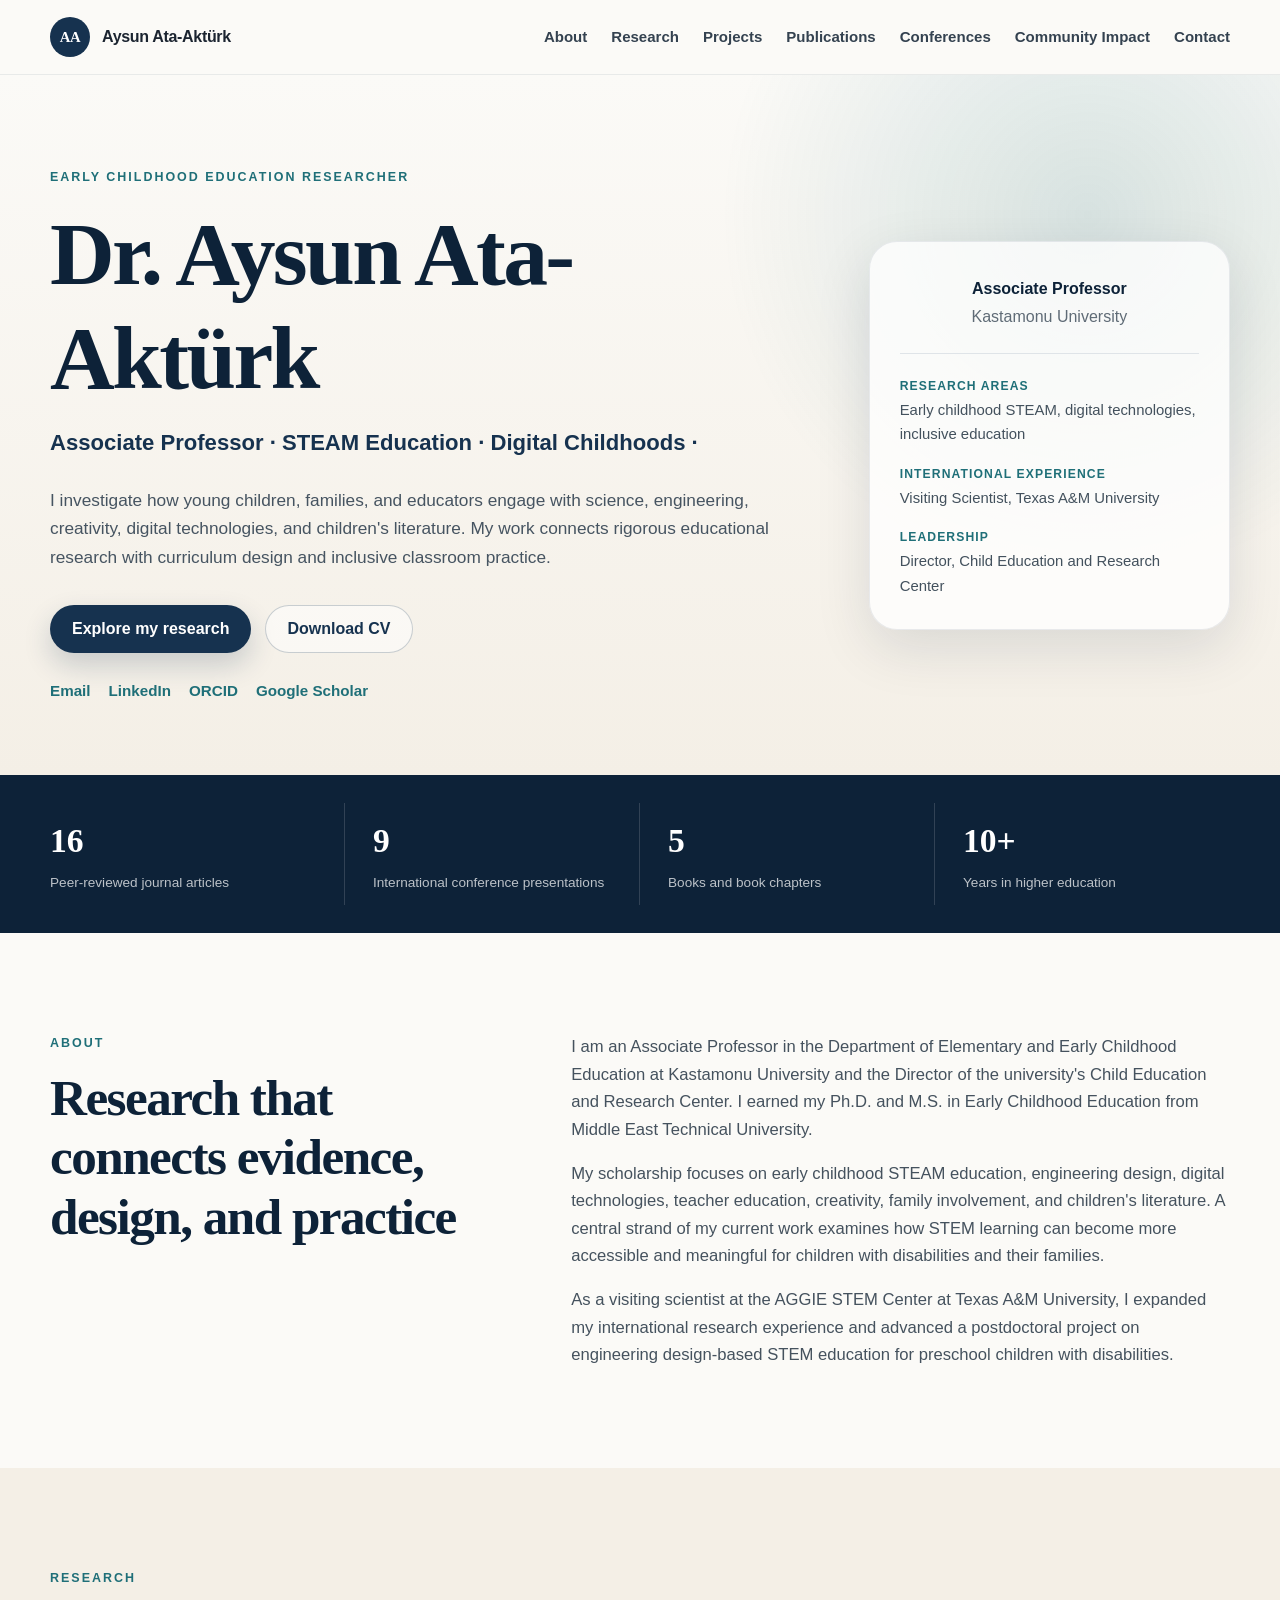
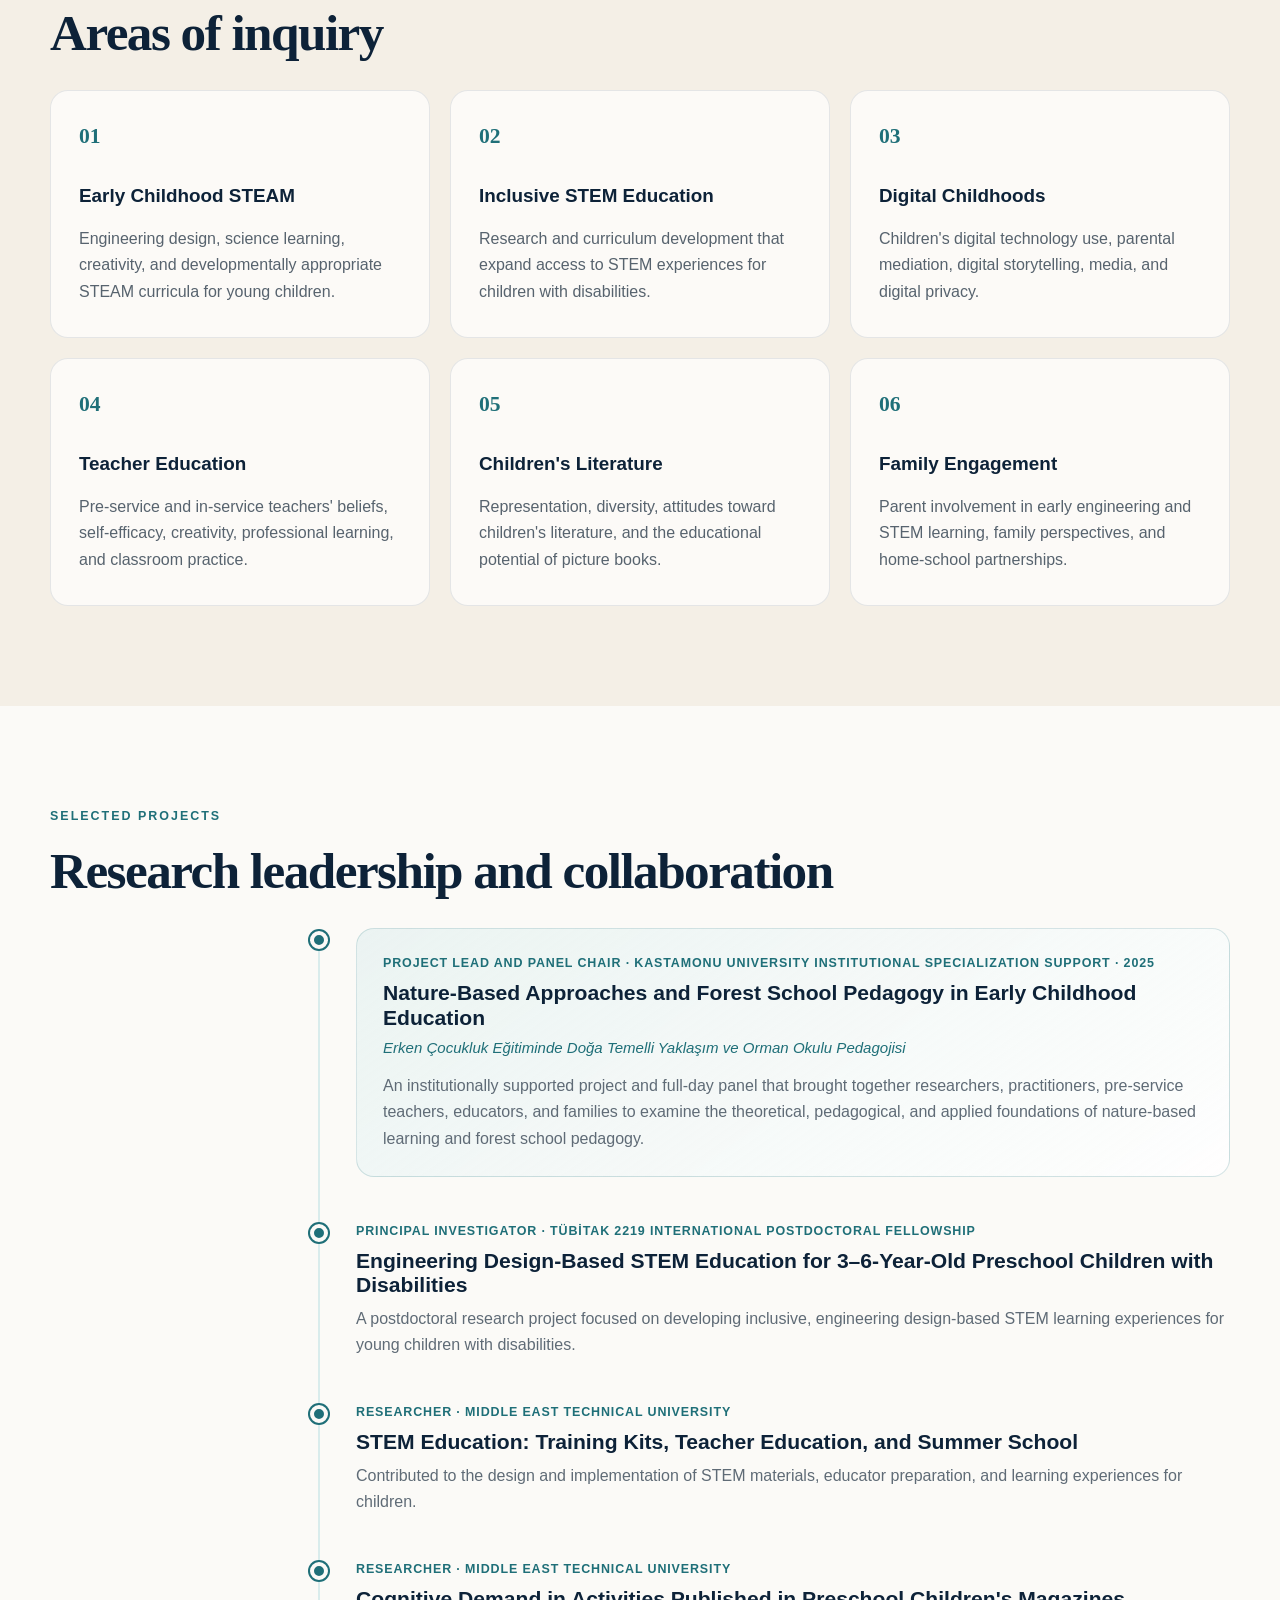
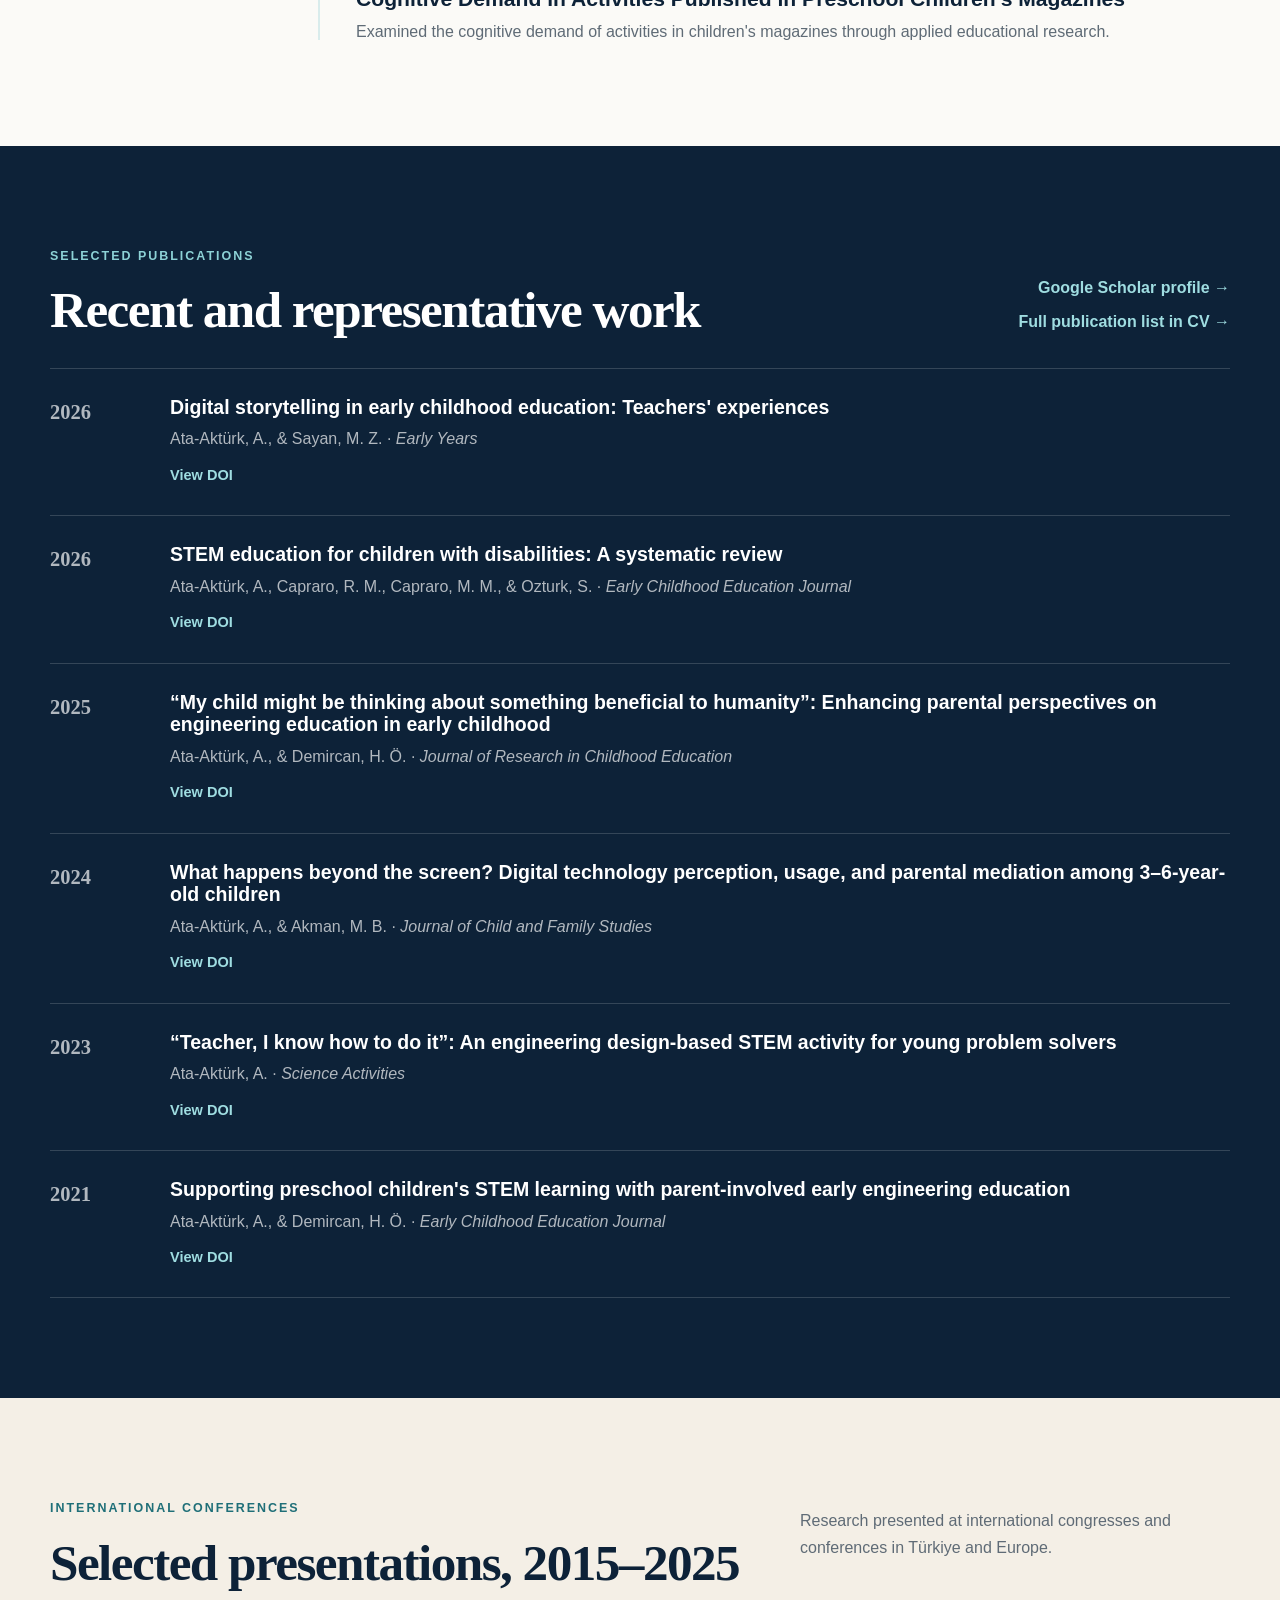
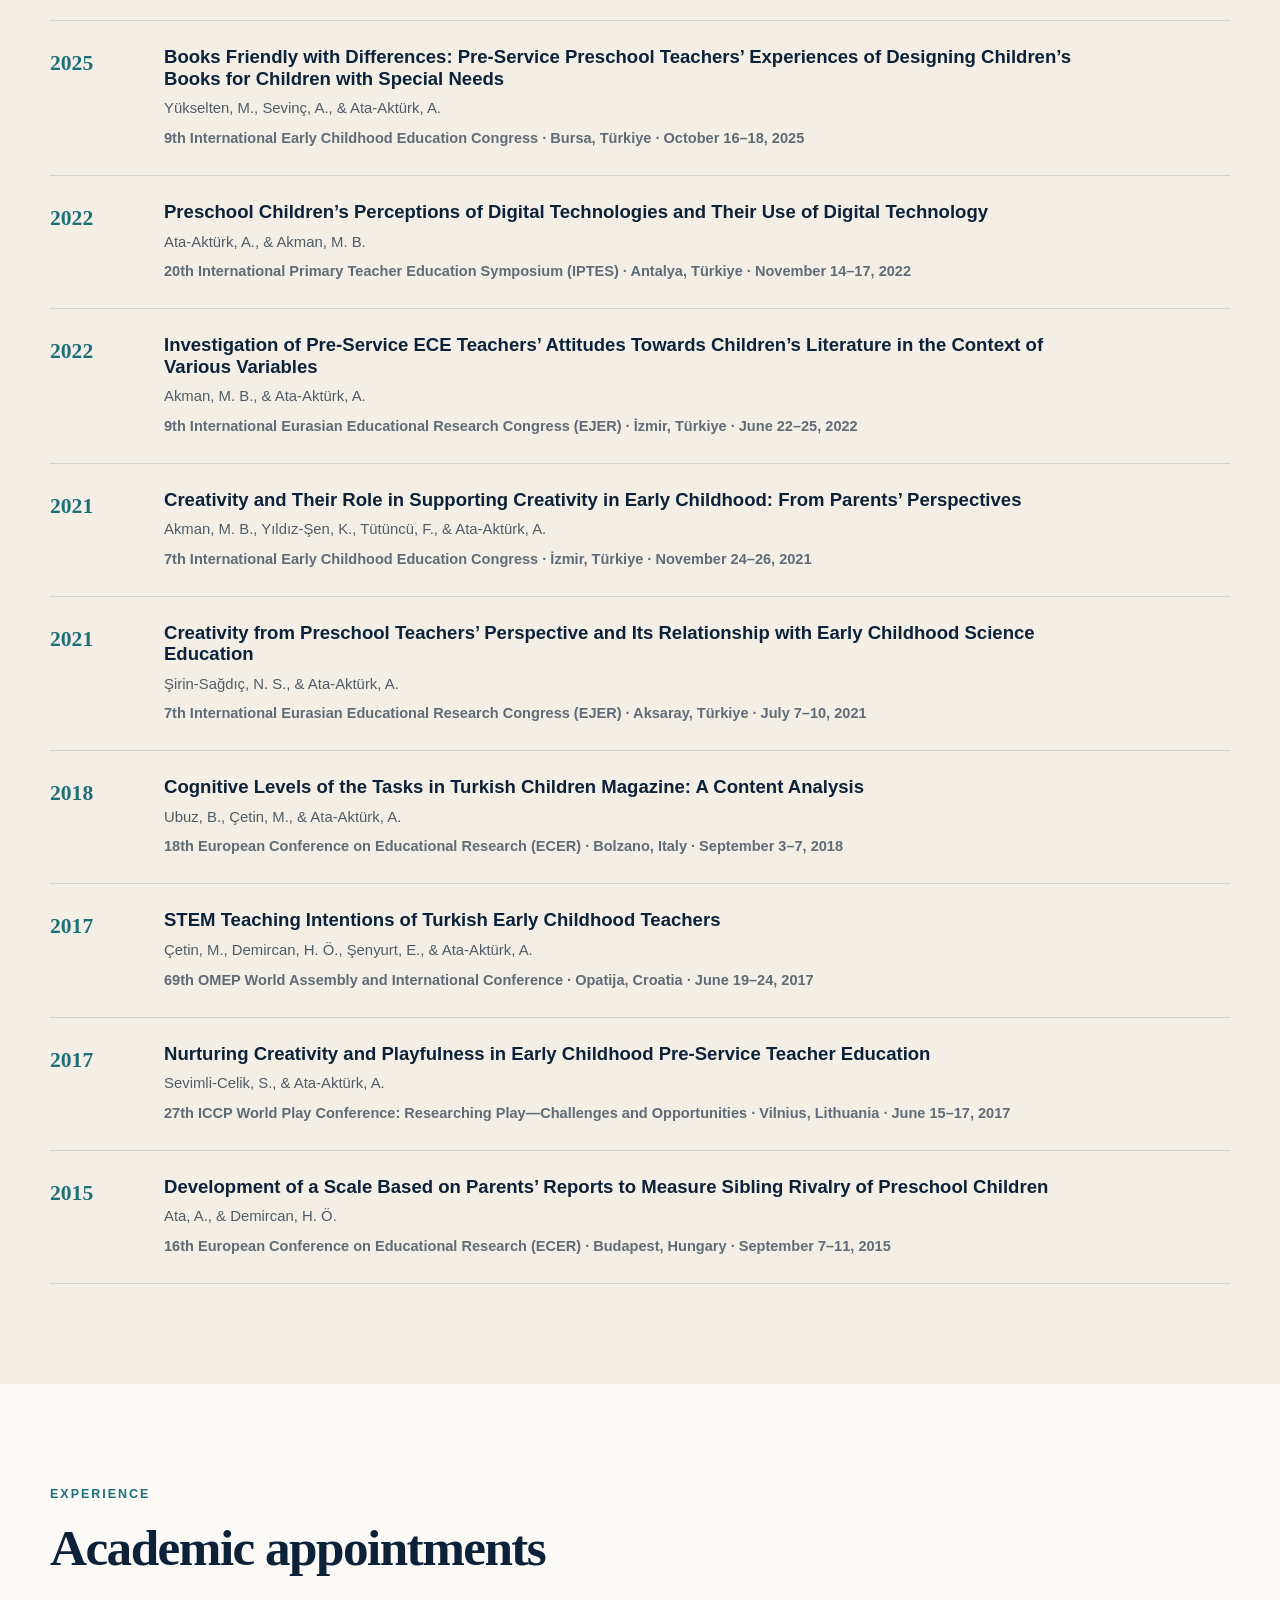
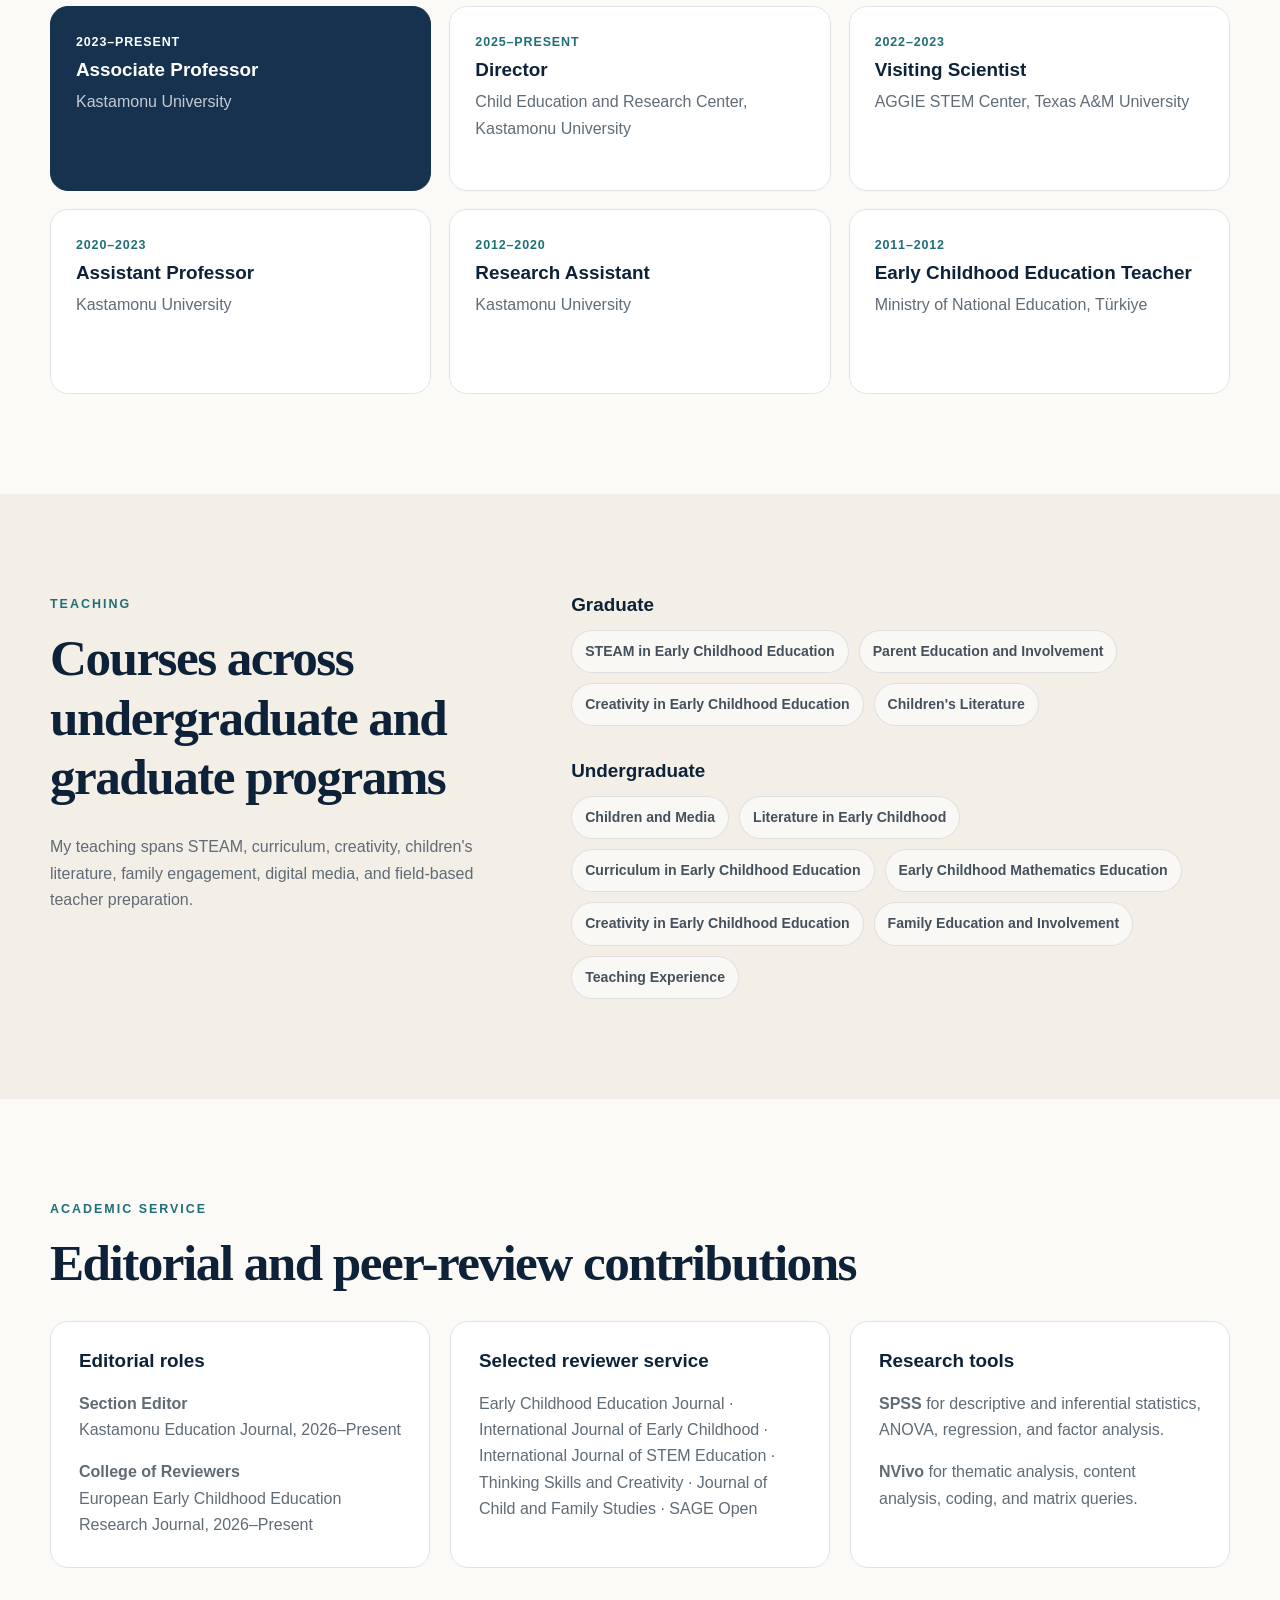
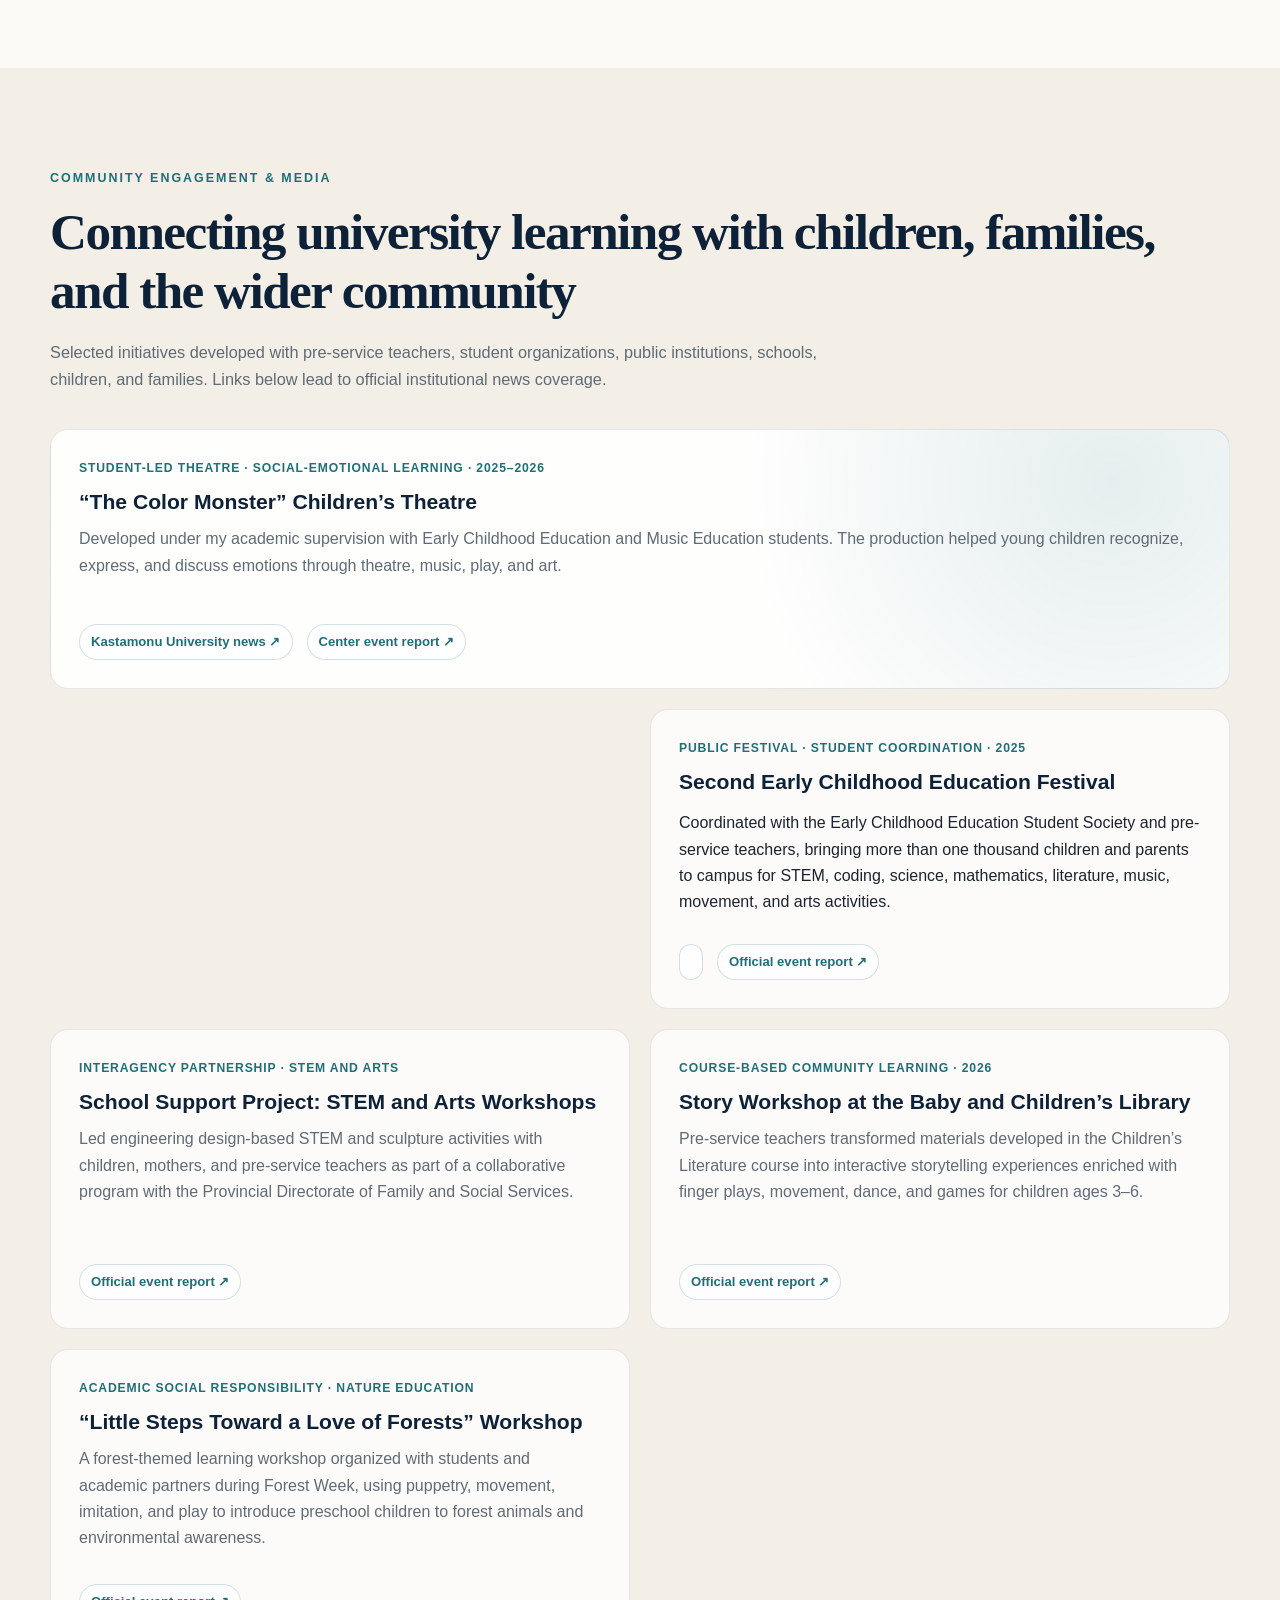
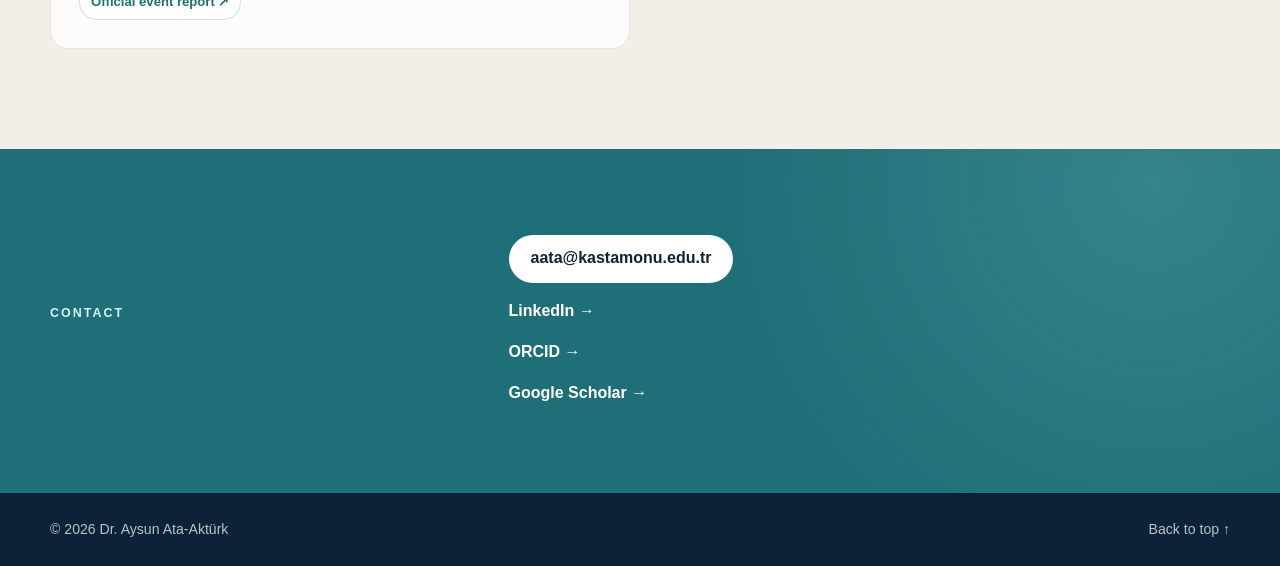
<file: index.html>
<!DOCTYPE html>
<html lang="en">
<head>
  <meta charset="utf-8">
  <meta name="viewport" content="width=device-width, initial-scale=1">
  <meta name="description" content="Academic website of Dr. Aysun Ata-Aktürk, Associate Professor of Early Childhood Education. Research on early childhood STEAM, inclusive STEM education, digital technologies, teacher education, and children's literature.">
  <meta name="keywords" content="Aysun Ata-Aktürk, early childhood education, STEAM education, STEM education, inclusive education, children with disabilities, digital technologies, teacher education, children's literature, forest school pedagogy, community engagement, international conference presentations, postdoctoral researcher, research associate">
  <meta name="author" content="Dr. Aysun Ata-Aktürk">
  <meta property="og:title" content="Dr. Aysun Ata-Aktürk | Early Childhood Education Researcher">
  <meta property="og:description" content="Research in early childhood STEAM, inclusive STEM education, digital technologies, teacher education, and children's literature.">
  <meta property="og:type" content="website">
  <meta property="og:locale" content="en_US">
  <meta name="theme-color" content="#16324f">
  <title>Dr. Aysun Ata-Aktürk | Early Childhood Education Researcher</title>
  <link rel="stylesheet" href="styles.css">
  <script type="application/ld+json">
  {
    "@context": "https://schema.org",
    "@type": "Person",
    "name": "Aysun Ata-Aktürk",
    "alternateName": "Aysun Ata-Akturk",
    "honorificPrefix": "Dr.",
    "jobTitle": "Associate Professor of Early Childhood Education",
    "affiliation": {
      "@type": "CollegeOrUniversity",
      "name": "Kastamonu University"
    },
    "email": "mailto:aata@kastamonu.edu.tr",
    "url": "",
    "sameAs": [
      "https://www.linkedin.com/in/aysun-ata-akt%C3%BCrk-43a89a237/",
      "https://orcid.org/0000-0001-9433-5247",
      "https://scholar.google.com/citations?user=N01rMpsAAAAJ&hl=en"
    ],
    "knowsAbout": [
      "Early Childhood Education",
      "STEAM Education",
      "STEM Education",
      "Inclusive Education",
      "Digital Technologies in Early Childhood",
      "Teacher Education",
      "Children's Literature",
      "Forest School Pedagogy",
      "Community-Engaged Education"
    ]
  }
  </script>
</head>
<body>
  <a class="skip-link" href="#main-content">Skip to main content</a>

  <header class="site-header" id="top">
    <nav class="nav container" aria-label="Primary navigation">
      <a class="brand" href="#top" aria-label="Aysun Ata-Aktürk home">
        <span class="brand-mark" aria-hidden="true">AA</span>
        <span class="brand-text">Aysun Ata-Aktürk</span>
      </a>

      <button class="nav-toggle" type="button" aria-expanded="false" aria-controls="nav-links">
        <span class="sr-only">Toggle navigation</span>
        <span></span><span></span><span></span>
      </button>

      <div class="nav-links" id="nav-links">
        <a href="#about">About</a>
        <a href="#research">Research</a>
        <a href="#projects">Projects</a>
        <a href="#publications">Publications</a>
        <a href="#conferences">Conferences</a>
        <a href="#impact">Community Impact</a>
        <a href="#contact">Contact</a>
      </div>
    </nav>
  </header>

  <main id="main-content">
    <section class="hero">
      <div class="container hero-grid">
        <div class="hero-copy">
          <p class="eyebrow">Early Childhood Education Researcher</p>
          <h1>Dr. Aysun Ata-Aktürk</h1>
          <p class="hero-title">Associate Professor · STEAM Education · Digital Childhoods · 
          <p class="hero-summary">
            I investigate how young children, families, and educators engage with science, engineering,
            creativity, digital technologies, and children's literature. My work connects rigorous educational
            research with curriculum design and inclusive classroom practice.
          </p>

          <div class="hero-actions">
            <a class="button button-primary" href="#research">Explore my research</a>
            <a class="button button-secondary" href="Aysun_Ata_Akturk_CV.docx" download>Download CV</a>
          </div>

          <div class="profile-links" aria-label="Professional profiles">
            <a href="mailto:aata@kastamonu.edu.tr">Email</a>
            <a href="https://www.linkedin.com/in/aysun-ata-akt%C3%BCrk-43a89a237/" target="_blank" rel="noopener noreferrer">LinkedIn</a>
            <a href="https://orcid.org/0000-0001-9433-5247" target="_blank" rel="noopener noreferrer">ORCID</a>
            <a href="https://scholar.google.com/citations?user=N01rMpsAAAAJ&hl=en" target="_blank" rel="noopener noreferrer">Google Scholar</a>
          </div>
        </div>

        <aside class="profile-card" aria-label="Academic profile highlights">
          <p class="profile-role">Associate Professor</p>
          <p class="profile-institution">Kastamonu University</p>
          <div class="profile-divider"></div>
          <dl class="profile-facts">
            <div>
              <dt>Research areas</dt>
              <dd>Early childhood STEAM, digital technologies, inclusive education</dd>
            </div>
            <div>
              <dt>International experience</dt>
              <dd>Visiting Scientist, Texas A&amp;M University</dd>
            </div>
            <div>
              <dt>Leadership</dt>
              <dd>Director, Child Education and Research Center</dd>
            </div>
          </dl>
        </aside>
      </div>
    </section>

    <section class="metrics" aria-label="Academic highlights">
      <div class="container metrics-grid">
        <div><strong>16</strong><span>Peer-reviewed journal articles</span></div>
        <div><strong>9</strong><span>International conference presentations</span></div>
        <div><strong>5</strong><span>Books and book chapters</span></div>
        <div><strong>10+</strong><span>Years in higher education</span></div>
      </div>
    </section>

    <section class="section" id="about">
      <div class="container split-layout">
        <div>
          <p class="section-kicker">About</p>
          <h2>Research that connects evidence, design, and practice</h2>
        </div>
        <div class="prose">
          <p>
            I am an Associate Professor in the Department of Elementary and Early Childhood Education at
            Kastamonu University and the Director of the university's Child Education and Research Center.
            I earned my Ph.D. and M.S. in Early Childhood Education from Middle East Technical University.
          </p>
          <p>
            My scholarship focuses on early childhood STEAM education, engineering design, digital technologies,
            teacher education, creativity, family involvement, and children's literature. A central strand of my
            current work examines how STEM learning can become more accessible and meaningful for children with
            disabilities and their families.
          </p>
          <p>
            As a visiting scientist at the AGGIE STEM Center at Texas A&amp;M University, I expanded my
            international research experience and advanced a postdoctoral project on engineering design-based
            STEM education for preschool children with disabilities.
          </p>
        </div>
      </div>
    </section>

    <section class="section section-tinted" id="research">
      <div class="container">
        <p class="section-kicker">Research</p>
        <h2>Areas of inquiry</h2>
        <div class="cards research-cards">
          <article class="card">
            <span class="card-number">01</span>
            <h3>Early Childhood STEAM</h3>
            <p>Engineering design, science learning, creativity, and developmentally appropriate STEAM curricula for young children.</p>
          </article>
          <article class="card">
            <span class="card-number">02</span>
            <h3>Inclusive STEM Education</h3>
            <p>Research and curriculum development that expand access to STEM experiences for children with disabilities.</p>
          </article>
          <article class="card">
            <span class="card-number">03</span>
            <h3>Digital Childhoods</h3>
            <p>Children's digital technology use, parental mediation, digital storytelling, media, and digital privacy.</p>
          </article>
          <article class="card">
            <span class="card-number">04</span>
            <h3>Teacher Education</h3>
            <p>Pre-service and in-service teachers' beliefs, self-efficacy, creativity, professional learning, and classroom practice.</p>
          </article>
          <article class="card">
            <span class="card-number">05</span>
            <h3>Children's Literature</h3>
            <p>Representation, diversity, attitudes toward children's literature, and the educational potential of picture books.</p>
          </article>
          <article class="card">
            <span class="card-number">06</span>
            <h3>Family Engagement</h3>
            <p>Parent involvement in early engineering and STEM learning, family perspectives, and home-school partnerships.</p>
          </article>
        </div>
      </div>
    </section>

    <section class="section" id="projects">
      <div class="container">
        <p class="section-kicker">Selected projects</p>
        <h2>Research leadership and collaboration</h2>
        <div class="timeline">
          <article class="timeline-item timeline-item-featured">
            <div class="timeline-marker"></div>
            <div>
              <p class="timeline-meta">Project Lead and Panel Chair · Kastamonu University Institutional Specialization Support · 2025</p>
              <h3>Nature-Based Approaches and Forest School Pedagogy in Early Childhood Education</h3>
              <p class="project-original-title"><em>Erken Çocukluk Eğitiminde Doğa Temelli Yaklaşım ve Orman Okulu Pedagojisi</em></p>
              <p>
                An institutionally supported project and full-day panel that brought together researchers,
                practitioners, pre-service teachers, educators, and families to examine the theoretical,
                pedagogical, and applied foundations of nature-based learning and forest school pedagogy.
              </p>
            </div>
          </article>
          <article class="timeline-item">
            <div class="timeline-marker"></div>
            <div>
              <p class="timeline-meta">Principal Investigator · TÜBİTAK 2219 International Postdoctoral Fellowship</p>
              <h3>Engineering Design-Based STEM Education for 3–6-Year-Old Preschool Children with Disabilities</h3>
              <p>
                A postdoctoral research project focused on developing inclusive, engineering design-based
                STEM learning experiences for young children with disabilities.
              </p>
            </div>
          </article>
          <article class="timeline-item">
            <div class="timeline-marker"></div>
            <div>
              <p class="timeline-meta">Researcher · Middle East Technical University</p>
              <h3>STEM Education: Training Kits, Teacher Education, and Summer School</h3>
              <p>
                Contributed to the design and implementation of STEM materials, educator preparation, and
                learning experiences for children.
              </p>
            </div>
          </article>
          <article class="timeline-item">
            <div class="timeline-marker"></div>
            <div>
              <p class="timeline-meta">Researcher · Middle East Technical University</p>
              <h3>Cognitive Demand in Activities Published in Preschool Children's Magazines</h3>
              <p>
                Examined the cognitive demand of activities in children's magazines through applied
                educational research.
              </p>
            </div>
          </article>
        </div>
      </div>
    </section>

    <section class="section section-dark" id="publications">
      <div class="container">
        <div class="section-heading-row">
          <div>
            <p class="section-kicker">Selected publications</p>
            <h2>Recent and representative work</h2>
          </div>
          <div class="publication-heading-links">
            <a class="text-link light-link" href="https://scholar.google.com/citations?user=N01rMpsAAAAJ&hl=en" target="_blank" rel="noopener noreferrer">Google Scholar profile →</a>
            <a class="text-link light-link" href="Aysun_Ata_Akturk_CV.docx" download>Full publication list in CV →</a>
          </div>
        </div>

        <div class="publication-list">
          <article class="publication">
            <p class="publication-year">2026</p>
            <div>
              <h3>Digital storytelling in early childhood education: Teachers' experiences</h3>
              <p>Ata-Aktürk, A., &amp; Sayan, M. Z. · <em>Early Years</em></p>
              <a href="https://doi.org/10.1080/09575146.2026.2663821" target="_blank" rel="noopener noreferrer">View DOI</a>
            </div>
          </article>

          <article class="publication">
            <p class="publication-year">2026</p>
            <div>
              <h3>STEM education for children with disabilities: A systematic review</h3>
              <p>Ata-Aktürk, A., Capraro, R. M., Capraro, M. M., &amp; Ozturk, S. · <em>Early Childhood Education Journal</em></p>
              <a href="https://doi.org/10.1007/s10643-025-02069-5" target="_blank" rel="noopener noreferrer">View DOI</a>
            </div>
          </article>

          <article class="publication">
            <p class="publication-year">2025</p>
            <div>
              <h3>“My child might be thinking about something beneficial to humanity”: Enhancing parental perspectives on engineering education in early childhood</h3>
              <p>Ata-Aktürk, A., &amp; Demircan, H. Ö. · <em>Journal of Research in Childhood Education</em></p>
              <a href="https://doi.org/10.1080/02568543.2024.2379854" target="_blank" rel="noopener noreferrer">View DOI</a>
            </div>
          </article>

          <article class="publication">
            <p class="publication-year">2024</p>
            <div>
              <h3>What happens beyond the screen? Digital technology perception, usage, and parental mediation among 3–6-year-old children</h3>
              <p>Ata-Aktürk, A., &amp; Akman, M. B. · <em>Journal of Child and Family Studies</em></p>
              <a href="https://doi.org/10.1007/s10826-024-02888-x" target="_blank" rel="noopener noreferrer">View DOI</a>
            </div>
          </article>

          <article class="publication">
            <p class="publication-year">2023</p>
            <div>
              <h3>“Teacher, I know how to do it”: An engineering design-based STEM activity for young problem solvers</h3>
              <p>Ata-Aktürk, A. · <em>Science Activities</em></p>
              <a href="https://doi.org/10.1080/00368121.2022.2128709" target="_blank" rel="noopener noreferrer">View DOI</a>
            </div>
          </article>

          <article class="publication">
            <p class="publication-year">2021</p>
            <div>
              <h3>Supporting preschool children's STEM learning with parent-involved early engineering education</h3>
              <p>Ata-Aktürk, A., &amp; Demircan, H. Ö. · <em>Early Childhood Education Journal</em></p>
              <a href="https://doi.org/10.1007/s10643-020-01100-1" target="_blank" rel="noopener noreferrer">View DOI</a>
            </div>
          </article>
        </div>
      </div>
    </section>


    <section class="section section-tinted" id="conferences">
      <div class="container">
        <div class="section-heading-row conference-heading">
          <div>
            <p class="section-kicker">International conferences</p>
            <h2>Selected presentations, 2015–2025</h2>
          </div>
          <p class="conference-intro">
            Research presented at international congresses and conferences in Türkiye and Europe.
          </p>
        </div>

        <div class="conference-list">
          <article class="conference-entry">
            <div class="conference-year">2025</div>
            <div>
              <h3>Books Friendly with Differences: Pre-Service Preschool Teachers’ Experiences of Designing Children’s Books for Children with Special Needs</h3>
              <p class="conference-authors">Yükselten, M., Sevinç, A., &amp; Ata-Aktürk, A.</p>
              <p class="conference-name">9th International Early Childhood Education Congress · Bursa, Türkiye · October 16–18, 2025</p>
            </div>
          </article>

          <article class="conference-entry">
            <div class="conference-year">2022</div>
            <div>
              <h3>Preschool Children’s Perceptions of Digital Technologies and Their Use of Digital Technology</h3>
              <p class="conference-authors">Ata-Aktürk, A., &amp; Akman, M. B.</p>
              <p class="conference-name">20th International Primary Teacher Education Symposium (IPTES) · Antalya, Türkiye · November 14–17, 2022</p>
            </div>
          </article>

          <article class="conference-entry">
            <div class="conference-year">2022</div>
            <div>
              <h3>Investigation of Pre-Service ECE Teachers’ Attitudes Towards Children’s Literature in the Context of Various Variables</h3>
              <p class="conference-authors">Akman, M. B., &amp; Ata-Aktürk, A.</p>
              <p class="conference-name">9th International Eurasian Educational Research Congress (EJER) · İzmir, Türkiye · June 22–25, 2022</p>
            </div>
          </article>

          <article class="conference-entry">
            <div class="conference-year">2021</div>
            <div>
              <h3>Creativity and Their Role in Supporting Creativity in Early Childhood: From Parents’ Perspectives</h3>
              <p class="conference-authors">Akman, M. B., Yıldız-Şen, K., Tütüncü, F., &amp; Ata-Aktürk, A.</p>
              <p class="conference-name">7th International Early Childhood Education Congress · İzmir, Türkiye · November 24–26, 2021</p>
            </div>
          </article>

          <article class="conference-entry">
            <div class="conference-year">2021</div>
            <div>
              <h3>Creativity from Preschool Teachers’ Perspective and Its Relationship with Early Childhood Science Education</h3>
              <p class="conference-authors">Şirin-Sağdıç, N. S., &amp; Ata-Aktürk, A.</p>
              <p class="conference-name">7th International Eurasian Educational Research Congress (EJER) · Aksaray, Türkiye · July 7–10, 2021</p>
            </div>
          </article>

          <article class="conference-entry">
            <div class="conference-year">2018</div>
            <div>
              <h3>Cognitive Levels of the Tasks in Turkish Children Magazine: A Content Analysis</h3>
              <p class="conference-authors">Ubuz, B., Çetin, M., &amp; Ata-Aktürk, A.</p>
              <p class="conference-name">18th European Conference on Educational Research (ECER) · Bolzano, Italy · September 3–7, 2018</p>
            </div>
          </article>

          <article class="conference-entry">
            <div class="conference-year">2017</div>
            <div>
              <h3>STEM Teaching Intentions of Turkish Early Childhood Teachers</h3>
              <p class="conference-authors">Çetin, M., Demircan, H. Ö., Şenyurt, E., &amp; Ata-Aktürk, A.</p>
              <p class="conference-name">69th OMEP World Assembly and International Conference · Opatija, Croatia · June 19–24, 2017</p>
            </div>
          </article>

          <article class="conference-entry">
            <div class="conference-year">2017</div>
            <div>
              <h3>Nurturing Creativity and Playfulness in Early Childhood Pre-Service Teacher Education</h3>
              <p class="conference-authors">Sevimli-Celik, S., &amp; Ata-Aktürk, A.</p>
              <p class="conference-name">27th ICCP World Play Conference: Researching Play—Challenges and Opportunities · Vilnius, Lithuania · June 15–17, 2017</p>
            </div>
          </article>

          <article class="conference-entry">
            <div class="conference-year">2015</div>
            <div>
              <h3>Development of a Scale Based on Parents’ Reports to Measure Sibling Rivalry of Preschool Children</h3>
              <p class="conference-authors">Ata, A., &amp; Demircan, H. Ö.</p>
              <p class="conference-name">16th European Conference on Educational Research (ECER) · Budapest, Hungary · September 7–11, 2015</p>
            </div>
          </article>
        </div>
      </div>
    </section>

    <section class="section" id="experience">
      <div class="container">
        <p class="section-kicker">Experience</p>
        <h2>Academic appointments</h2>
        <div class="experience-grid">
          <article class="experience-card featured">
            <p class="experience-date">2023–Present</p>
            <h3>Associate Professor</h3>
            <p>Kastamonu University</p>
          </article>
          <article class="experience-card">
            <p class="experience-date">2025–Present</p>
            <h3>Director</h3>
            <p>Child Education and Research Center, Kastamonu University</p>
          </article>
          <article class="experience-card">
            <p class="experience-date">2022–2023</p>
            <h3>Visiting Scientist</h3>
            <p>AGGIE STEM Center, Texas A&amp;M University</p>
          </article>
          <article class="experience-card">
            <p class="experience-date">2020–2023</p>
            <h3>Assistant Professor</h3>
            <p>Kastamonu University</p>
          </article>
          <article class="experience-card">
            <p class="experience-date">2012–2020</p>
            <h3>Research Assistant</h3>
            <p>Kastamonu University</p>
          </article>
          <article class="experience-card">
            <p class="experience-date">2011–2012</p>
            <h3>Early Childhood Education Teacher</h3>
            <p>Ministry of National Education, Türkiye</p>
          </article>
        </div>
      </div>
    </section>

    <section class="section section-tinted" id="teaching">
      <div class="container split-layout">
        <div>
          <p class="section-kicker">Teaching</p>
          <h2>Courses across undergraduate and graduate programs</h2>
          <p class="section-intro">
            My teaching spans STEAM, curriculum, creativity, children's literature, family engagement,
            digital media, and field-based teacher preparation.
          </p>
        </div>
        <div class="tag-groups">
          <div>
            <h3>Graduate</h3>
            <div class="tags">
              <span>STEAM in Early Childhood Education</span>
              <span>Parent Education and Involvement</span>
              <span>Creativity in Early Childhood Education</span>
              <span>Children's Literature</span>
            </div>
          </div>
          <div>
            <h3>Undergraduate</h3>
            <div class="tags">
              <span>Children and Media</span>
              <span>Literature in Early Childhood</span>
              <span>Curriculum in Early Childhood Education</span>
              <span>Early Childhood Mathematics Education</span>
              <span>Creativity in Early Childhood Education</span>
              <span>Family Education and Involvement</span>
              <span>Teaching Experience</span>
            </div>
          </div>
        </div>
      </div>
    </section>

    <section class="section" id="service">
      <div class="container">
        <p class="section-kicker">Academic service</p>
        <h2>Editorial and peer-review contributions</h2>
        <div class="service-grid">
          <div class="service-panel">
            <h3>Editorial roles</h3>
            <p><strong>Section Editor</strong><br>Kastamonu Education Journal, 2026–Present</p>
            <p><strong>College of Reviewers</strong><br>European Early Childhood Education Research Journal, 2026–Present</p>
          </div>
          <div class="service-panel">
            <h3>Selected reviewer service</h3>
            <p>Early Childhood Education Journal · International Journal of Early Childhood · International Journal of STEM Education · Thinking Skills and Creativity · Journal of Child and Family Studies · SAGE Open</p>
          </div>
          <div class="service-panel">
            <h3>Research tools</h3>
            <p><strong>SPSS</strong> for descriptive and inferential statistics, ANOVA, regression, and factor analysis.</p>
            <p><strong>NVivo</strong> for thematic analysis, content analysis, coding, and matrix queries.</p>
          </div>
        </div>
      </div>
    </section>


    <section class="section section-tinted" id="impact">
      <div class="container">
        <p class="section-kicker">Community engagement &amp; media</p>
        <h2>Connecting university learning with children, families, and the wider community</h2>
        <p class="impact-intro">
          Selected initiatives developed with pre-service teachers, student organizations, public institutions,
          schools, children, and families. Links below lead to official institutional news coverage.
        </p>

        <div class="impact-grid">
          <article class="impact-card impact-card-featured">
            <p class="impact-meta">Student-led theatre · Social-emotional learning · 2025–2026</p>
            <h3>“The Color Monster” Children’s Theatre</h3>
            <p>
              Developed under my academic supervision with Early Childhood Education and Music Education
              students. The production helped young children recognize, express, and discuss emotions through
              theatre, music, play, and art.
            </p>
            <div class="media-links">
              <a href="https://kastamonu.edu.tr/tr/haberler/kastamonuda-minikler-renk-canavari-ile-duygularini-kesfetti-1502" target="_blank" rel="noopener noreferrer">Kastamonu University news ↗</a>
              <a href="https://cocuk.kastamonu.edu.tr/index.php/component/content/article/renk-canavari-cocuk-tiyatromuzu-bueyuek-bir-cosku-ve-katilimla-sahneledik?Itemid=101&amp;catid=2" target="_blank" rel="noopener noreferrer">Center event report ↗</
            </div>
          </article>

          <article class="impact-card">
            <p class="impact-meta">Public festival · Student coordination · 2025</p>
            <h3>Second Early Childhood Education Festival</h3>
            <p>
              Coordinated with the Early Childhood Education Student Society and pre-service teachers,
              bringing more than one thousand children and parents to campus for STEM, coding, science,
              mathematics, literature, music, movement, and arts activities.
            </p>
            <div class="media-links">
              <a href="https://cocuk.kastamonu.edu.tr/index.php/component/content/article/ueniversitemizde-2-okul-oencesi-egitim-senligi-bueyuek-bir-cosku-ve-katilimla-gerceklestirildi?Itemid=101&amp;catid=2" target="_blank" rel="noopener noreferrer">Official event report ↗</a>
            </div>
          </article>

          <article class="impact-card">
            <p class="impact-meta">Interagency partnership · STEM and arts</p>
            <h3>School Support Project: STEM and Arts Workshops</h3>
            <p>
              Led engineering design-based STEM and sculpture activities with children, mothers, and
              pre-service teachers as part of a collaborative program with the Provincial Directorate of
              Family and Social Services.
            </p>
            <div class="media-links">
              <a href="https://cocuk.kastamonu.edu.tr/index.php/component/content/article/merkezimiz-aile-ve-sosyal-hizmetler-il-mueduerlueguenuen-okul-destek-projesi-kapsaminda-etkinlikler-gerceklestirdi-2?Itemid=101&amp;catid=2" target="_blank" rel="noopener noreferrer">Official event report ↗</a>
            </div>
          </article>

          <article class="impact-card">
            <p class="impact-meta">Course-based community learning · 2026</p>
            <h3>Story Workshop at the Baby and Children’s Library</h3>
            <p>
              Pre-service teachers transformed materials developed in the Children’s Literature course into
              interactive storytelling experiences enriched with finger plays, movement, dance, and games for
              children ages 3–6.
            </p>
            <div class="media-links">
              <a href="https://cocuk.kastamonu.edu.tr/index.php/component/content/article/bebek-ve-cocuk-kuetuephanemizde-hikaye-atoelyesi?Itemid=101&amp;catid=2" target="_blank" rel="noopener noreferrer">Official event report ↗</a>
            </div>
          </article>

          <article class="impact-card">
            <p class="impact-meta">Academic social responsibility · Nature education</p>
            <h3>“Little Steps Toward a Love of Forests” Workshop</h3>
            <p>
              A forest-themed learning workshop organized with students and academic partners during Forest
              Week, using puppetry, movement, imitation, and play to introduce preschool children to forest
              animals and environmental awareness.
            </p>
            <div class="media-links">
              <a href="https://cocuk.kastamonu.edu.tr/index.php/component/content/article/bebek-ve-cocuk-kuetuephanemizde-minik-adimlarla-orman-sevgisine-yolculuk-atoelyesi-gerceklestirildi?Itemid=101&amp;catid=2" target="_blank" rel="noopener noreferrer">Official event report ↗</a>
            </div>
          </article>
        </div>
      </div>
    </section>

    <section class="contact-section" id="contact">
      <div class="container contact-simple">
        <div>
          <p class="section-kicker">Contact</p>
        </div>
        <div class="contact-actions">
          <a class="button button-light" href="mailto:aata@kastamonu.edu.tr">aata@kastamonu.edu.tr</a>
          <a href="https://www.linkedin.com/in/aysun-ata-akt%C3%BCrk-43a89a237/" target="_blank" rel="noopener noreferrer">LinkedIn →</a>
          <a href="https://orcid.org/0000-0001-9433-5247" target="_blank" rel="noopener noreferrer">ORCID →</a>
          <a href="https://scholar.google.com/citations?user=N01rMpsAAAAJ&hl=en" target="_blank" rel="noopener noreferrer">Google Scholar →</a>
        </div>
      </div>
    </section>
  </main>

  <footer class="site-footer">
    <div class="container footer-inner">
      <p>© <span id="year"></span> Dr. Aysun Ata-Aktürk</p>
      <a href="#top">Back to top ↑</a>
    </div>
  </footer>

  <script src="script.js"></script>
</body>
</html>
</file>
<file: styles.css>
:root {
  --navy: #16324f;
  --navy-deep: #0d2238;
  --teal: #1f6f78;
  --teal-soft: #d9ecec;
  --sand: #f4efe6;
  --cream: #fbfaf7;
  --white: #ffffff;
  --ink: #1b2430;
  --muted: #5f6b76;
  --line: #dfe4e8;
  --shadow: 0 18px 55px rgba(13, 34, 56, 0.12);
  --radius-lg: 28px;
  --radius-md: 18px;
  --radius-sm: 12px;
  --max-width: 1180px;
}

* {
  box-sizing: border-box;
}

html {
  scroll-behavior: smooth;
}

body {
  margin: 0;
  font-family: Inter, ui-sans-serif, -apple-system, BlinkMacSystemFont, "Segoe UI", Roboto, Arial, sans-serif;
  color: var(--ink);
  background: var(--cream);
  line-height: 1.65;
  -webkit-font-smoothing: antialiased;
}

a {
  color: inherit;
  text-decoration: none;
}

a:focus-visible,
button:focus-visible {
  outline: 3px solid #f0b44d;
  outline-offset: 4px;
}

img {
  max-width: 100%;
}

.container {
  width: min(calc(100% - 40px), var(--max-width));
  margin: 0 auto;
}

.skip-link {
  position: fixed;
  top: 12px;
  left: 12px;
  z-index: 999;
  padding: 10px 14px;
  color: var(--white);
  background: var(--navy-deep);
  border-radius: 8px;
  transform: translateY(-150%);
  transition: transform 0.2s ease;
}

.skip-link:focus {
  transform: translateY(0);
}

.sr-only {
  position: absolute;
  width: 1px;
  height: 1px;
  padding: 0;
  margin: -1px;
  overflow: hidden;
  clip: rect(0, 0, 0, 0);
  white-space: nowrap;
  border: 0;
}

.site-header {
  position: sticky;
  top: 0;
  z-index: 20;
  background: rgba(251, 250, 247, 0.92);
  backdrop-filter: blur(16px);
  border-bottom: 1px solid rgba(22, 50, 79, 0.08);
}

.nav {
  min-height: 74px;
  display: flex;
  align-items: center;
  justify-content: space-between;
  gap: 24px;
}

.brand {
  display: inline-flex;
  align-items: center;
  gap: 12px;
  font-weight: 760;
  letter-spacing: -0.02em;
}

.brand-mark {
  display: inline-grid;
  place-items: center;
  width: 40px;
  height: 40px;
  border-radius: 50%;
  color: var(--white);
  background: var(--navy);
  font-family: Georgia, "Times New Roman", serif;
  font-size: 0.92rem;
}

.nav-links {
  display: flex;
  align-items: center;
  gap: 24px;
  font-size: 0.94rem;
  font-weight: 650;
  color: #344250;
}

.nav-links a {
  position: relative;
}

.nav-links a::after {
  content: "";
  position: absolute;
  left: 0;
  right: 100%;
  bottom: -7px;
  height: 2px;
  background: var(--teal);
  transition: right 0.2s ease;
}

.nav-links a:hover::after {
  right: 0;
}

.nav-toggle {
  display: none;
  width: 44px;
  height: 44px;
  border: 0;
  border-radius: 12px;
  background: transparent;
  cursor: pointer;
}

.nav-toggle span:not(.sr-only) {
  display: block;
  width: 22px;
  height: 2px;
  margin: 5px auto;
  background: var(--navy);
}

.hero {
  padding: 92px 0 72px;
  background:
    radial-gradient(circle at 85% 20%, rgba(31, 111, 120, 0.16), transparent 30%),
    linear-gradient(180deg, #fbfaf7 0%, #f4efe6 100%);
}

.hero-grid {
  display: grid;
  grid-template-columns: minmax(0, 1.55fr) minmax(300px, 0.75fr);
  gap: 72px;
  align-items: center;
}

.eyebrow,
.section-kicker {
  margin: 0 0 14px;
  color: var(--teal);
  font-size: 0.78rem;
  font-weight: 800;
  letter-spacing: 0.16em;
  text-transform: uppercase;
}

h1,
h2,
h3 {
  margin-top: 0;
  color: var(--navy-deep);
  line-height: 1.16;
}

h1,
h2 {
  font-family: Georgia, "Times New Roman", serif;
  font-weight: 700;
  letter-spacing: -0.03em;
}

h1 {
  max-width: 780px;
  margin-bottom: 16px;
  font-size: clamp(3rem, 7vw, 5.65rem);
}

h2 {
  margin-bottom: 28px;
  font-size: clamp(2.15rem, 4vw, 3.65rem);
}

h3 {
  font-size: 1.18rem;
}

.hero-title {
  margin: 0 0 24px;
  color: var(--navy);
  font-size: clamp(1.1rem, 2vw, 1.38rem);
  font-weight: 700;
}

.hero-summary {
  max-width: 760px;
  margin: 0;
  color: #465461;
  font-size: 1.08rem;
}

.hero-actions {
  display: flex;
  flex-wrap: wrap;
  gap: 14px;
  margin-top: 34px;
}

.button {
  display: inline-flex;
  align-items: center;
  justify-content: center;
  min-height: 48px;
  padding: 0 21px;
  border: 1px solid transparent;
  border-radius: 999px;
  font-weight: 760;
  transition: transform 0.2s ease, box-shadow 0.2s ease, background 0.2s ease;
}

.button:hover {
  transform: translateY(-2px);
}

.button-primary {
  color: var(--white);
  background: var(--navy);
  box-shadow: 0 12px 28px rgba(22, 50, 79, 0.2);
}

.button-primary:hover {
  background: var(--navy-deep);
}

.button-secondary {
  border-color: rgba(22, 50, 79, 0.22);
  color: var(--navy);
  background: rgba(255,255,255,0.5);
}

.button-light {
  color: var(--navy-deep);
  background: var(--white);
}

.profile-links {
  display: flex;
  flex-wrap: wrap;
  gap: 18px;
  margin-top: 25px;
  font-size: 0.95rem;
  font-weight: 700;
}

.profile-links a {
  color: var(--teal);
}

.profile-card {
  padding: 30px;
  border: 1px solid rgba(22, 50, 79, 0.09);
  border-radius: var(--radius-lg);
  background: rgba(255, 255, 255, 0.76);
  box-shadow: var(--shadow);
}

.profile-role {
  margin: 0;
  color: var(--navy-deep);
  font-weight: 800;
  text-align: center;
}

.profile-card {
  text-align: center;
  padding-top: 34px;
}

.profile-institution {
  margin: 2px 0 0;
  color: var(--muted);
  text-align: center;
}

.profile-divider {
  height: 1px;
  margin: 22px 0;
  background: var(--line);
}

.profile-facts {
  display: grid;
  gap: 17px;
  margin: 0;
  text-align: left;
}

.profile-facts dt {
  margin-bottom: 2px;
  color: var(--teal);
  font-size: 0.76rem;
  font-weight: 800;
  letter-spacing: 0.09em;
  text-transform: uppercase;
}

.profile-facts dd {
  margin: 0;
  color: #43515d;
  font-size: 0.93rem;
}

.metrics {
  padding: 28px 0;
  color: var(--white);
  background: var(--navy-deep);
}

.metrics-grid {
  display: grid;
  grid-template-columns: repeat(4, 1fr);
}

.metrics-grid div {
  padding: 10px 28px;
  border-right: 1px solid rgba(255,255,255,0.15);
}

.metrics-grid div:first-child {
  padding-left: 0;
}

.metrics-grid div:last-child {
  border-right: 0;
}

.metrics strong {
  display: block;
  font-family: Georgia, "Times New Roman", serif;
  font-size: 2.1rem;
}

.metrics span {
  color: rgba(255,255,255,0.72);
  font-size: 0.85rem;
}

.section {
  padding: 100px 0;
}

.section-tinted {
  background: var(--sand);
}

.section-dark {
  color: var(--white);
  background: var(--navy-deep);
}

.section-dark h2,
.section-dark h3 {
  color: var(--white);
}

.section-dark .section-kicker {
  color: #8dd2d6;
}

.split-layout {
  display: grid;
  grid-template-columns: 0.8fr 1.2fr;
  gap: 82px;
  align-items: start;
}

.prose {
  color: #45525e;
  font-size: 1.04rem;
}

.prose p:first-child {
  margin-top: 0;
}

.prose p:last-child {
  margin-bottom: 0;
}

.cards {
  display: grid;
  gap: 20px;
}

.research-cards {
  grid-template-columns: repeat(3, 1fr);
}

.card {
  min-height: 248px;
  padding: 28px;
  border: 1px solid rgba(22, 50, 79, 0.1);
  border-radius: var(--radius-md);
  background: rgba(255,255,255,0.67);
  transition: transform 0.2s ease, box-shadow 0.2s ease;
}

.card:hover {
  transform: translateY(-4px);
  box-shadow: 0 16px 38px rgba(13, 34, 56, 0.09);
}

.card-number {
  display: block;
  margin-bottom: 30px;
  color: var(--teal);
  font-family: Georgia, "Times New Roman", serif;
  font-size: 1.35rem;
  font-weight: 700;
}

.card p {
  margin-bottom: 0;
  color: #57636e;
}

.timeline {
  position: relative;
  max-width: 920px;
  margin-left: auto;
}

.timeline::before {
  content: "";
  position: absolute;
  top: 6px;
  bottom: 6px;
  left: 8px;
  width: 2px;
  background: var(--teal-soft);
}

.timeline-item {
  position: relative;
  display: grid;
  grid-template-columns: 18px 1fr;
  gap: 28px;
  padding: 0 0 44px;
}

.timeline-item:last-child {
  padding-bottom: 0;
}

.timeline-marker {
  z-index: 1;
  width: 18px;
  height: 18px;
  margin-top: 3px;
  border: 4px solid var(--cream);
  border-radius: 50%;
  background: var(--teal);
  box-shadow: 0 0 0 2px var(--teal);
}

.timeline-meta,
.experience-date {
  margin: 0 0 7px;
  color: var(--teal);
  font-size: 0.78rem;
  font-weight: 800;
  letter-spacing: 0.07em;
  text-transform: uppercase;
}

.timeline-item h3 {
  margin-bottom: 8px;
  font-size: 1.32rem;
}

.timeline-item p:last-child {
  margin: 0;
  color: var(--muted);
}

.section-heading-row {
  display: flex;
  align-items: end;
  justify-content: space-between;
  gap: 30px;
}

.text-link {
  font-weight: 750;
}

.light-link {
  margin-bottom: 32px;
  color: #9fdde1;
}

.publication-list {
  border-top: 1px solid rgba(255,255,255,0.16);
}

.publication {
  display: grid;
  grid-template-columns: 90px 1fr;
  gap: 30px;
  padding: 27px 0;
  border-bottom: 1px solid rgba(255,255,255,0.16);
}

.publication-year {
  margin: 2px 0 0;
  color: #8dd2d6;
  font-family: Georgia, "Times New Roman", serif;
  font-size: 1.28rem;
  font-weight: 700;
}

.publication h3 {
  margin-bottom: 8px;
  font-size: 1.22rem;
}

.publication p {
  margin: 0 0 9px;
  color: rgba(255,255,255,0.68);
}

.publication a {
  color: #9fdde1;
  font-size: 0.91rem;
  font-weight: 720;
}

.experience-grid {
  display: grid;
  grid-template-columns: repeat(3, 1fr);
  gap: 18px;
}

.experience-card {
  min-height: 185px;
  padding: 25px;
  border: 1px solid var(--line);
  border-radius: var(--radius-md);
  background: var(--white);
}

.experience-card.featured {
  color: var(--white);
  background: var(--navy);
  border-color: var(--navy);
}

.experience-card.featured h3,
.experience-card.featured .experience-date {
  color: var(--white);
}

.experience-card.featured p:last-child {
  color: rgba(255,255,255,0.75);
}

.experience-card h3 {
  margin-bottom: 8px;
}

.experience-card p:last-child {
  margin: 0;
  color: var(--muted);
}

.section-intro {
  max-width: 470px;
  color: var(--muted);
}

.tag-groups {
  display: grid;
  gap: 34px;
}

.tag-groups h3 {
  margin-bottom: 14px;
}

.tags {
  display: flex;
  flex-wrap: wrap;
  gap: 10px;
}

.tags span {
  padding: 9px 13px;
  border: 1px solid rgba(22, 50, 79, 0.12);
  border-radius: 999px;
  color: #44515c;
  background: rgba(255,255,255,0.58);
  font-size: 0.88rem;
  font-weight: 650;
}

.service-grid {
  display: grid;
  grid-template-columns: repeat(3, 1fr);
  gap: 20px;
}

.service-panel {
  padding: 28px;
  border: 1px solid var(--line);
  border-radius: var(--radius-md);
  background: var(--white);
}

.service-panel p {
  color: var(--muted);
}

.service-panel p:last-child {
  margin-bottom: 0;
}

.contact-section {
  padding: 86px 0;
  color: var(--white);
  background:
    radial-gradient(circle at 90% 10%, rgba(141,210,214,0.2), transparent 35%),
    var(--teal);
}

.contact-section h2 {
  color: var(--white);
}

.contact-section .section-kicker {
  color: #d7f1f2;
}

.contact-section p {
  max-width: 720px;
  color: rgba(255,255,255,0.82);
}

.contact-grid {
  display: grid;
  grid-template-columns: 1.35fr 0.65fr;
  gap: 70px;
  align-items: center;
}

.contact-actions {
  display: flex;
  flex-direction: column;
  align-items: flex-start;
  gap: 15px;
  font-weight: 730;
}

.contact-actions a:not(.button) {
  color: var(--white);
}

.site-footer {
  padding: 25px 0;
  color: rgba(255,255,255,0.72);
  background: var(--navy-deep);
}

.footer-inner {
  display: flex;
  justify-content: space-between;
  gap: 20px;
  font-size: 0.88rem;
}

.footer-inner p {
  margin: 0;
}

@media (max-width: 920px) {
  .hero-grid,
  .split-layout,
  .contact-grid {
    grid-template-columns: 1fr;
    gap: 48px;
  }

  .profile-card {
    max-width: 520px;
  }

  .research-cards,
  .experience-grid,
  .service-grid {
    grid-template-columns: repeat(2, 1fr);
  }

  .metrics-grid {
    grid-template-columns: repeat(2, 1fr);
    gap: 16px 0;
  }

  .metrics-grid div:nth-child(2) {
    border-right: 0;
  }

  .metrics-grid div:nth-child(3) {
    padding-left: 0;
  }
}

@media (max-width: 760px) {
  .site-header {
    position: sticky;
  }

  .nav-toggle {
    display: block;
  }

  .nav-links {
    position: absolute;
    top: 74px;
    left: 20px;
    right: 20px;
    display: none;
    flex-direction: column;
    align-items: stretch;
    gap: 0;
    padding: 14px;
    border: 1px solid var(--line);
    border-radius: 16px;
    background: var(--white);
    box-shadow: var(--shadow);
  }

  .nav-links.open {
    display: flex;
  }

  .nav-links a {
    padding: 12px 10px;
  }

  .nav-links a::after {
    display: none;
  }

  .hero {
    padding-top: 62px;
  }

  .section {
    padding: 78px 0;
  }

  .research-cards,
  .experience-grid,
  .service-grid {
    grid-template-columns: 1fr;
  }

  .section-heading-row {
    align-items: start;
    flex-direction: column;
  }

  .light-link {
    margin: -14px 0 28px;
  }

  .publication {
    grid-template-columns: 1fr;
    gap: 4px;
  }

  .metrics-grid {
    grid-template-columns: 1fr;
  }

  .metrics-grid div,
  .metrics-grid div:first-child,
  .metrics-grid div:nth-child(3) {
    padding: 13px 0;
    border-right: 0;
    border-bottom: 1px solid rgba(255,255,255,0.15);
  }

  .metrics-grid div:last-child {
    border-bottom: 0;
  }

  .footer-inner {
    flex-direction: column;
  }
}

@media (max-width: 480px) {
  .container {
    width: min(calc(100% - 28px), var(--max-width));
  }

  .brand-text {
    display: none;
  }

  h1 {
    font-size: 3rem;
  }

  .hero-actions {
    flex-direction: column;
  }

  .button {
    width: 100%;
  }

  .profile-card {
    padding: 22px;
  }
}

.publication-heading-links {
  display: flex;
  flex-direction: column;
  align-items: flex-end;
  gap: 8px;
  margin-bottom: 32px;
}

.publication-heading-links .light-link {
  margin: 0;
}

@media (max-width: 760px) {
  .publication-heading-links {
    align-items: flex-start;
    margin: -14px 0 28px;
  }
}


/* Project media links */
.timeline-item-featured > div:last-child {
  padding: 24px 26px;
  border: 1px solid rgba(31, 111, 120, 0.18);
  border-radius: var(--radius-md);
  background: linear-gradient(145deg, rgba(217, 236, 236, 0.48), rgba(255, 255, 255, 0.82));
}

.project-original-title {
  margin: -2px 0 12px !important;
  color: var(--teal) !important;
  font-size: 0.94rem;
}

.media-links {
  display: flex;
  flex-wrap: wrap;
  gap: 9px 14px;
  margin-top: 18px;
}

.media-links a {
  display: inline-flex;
  align-items: center;
  min-height: 34px;
  padding: 6px 11px;
  border: 1px solid rgba(31, 111, 120, 0.2);
  border-radius: 999px;
  color: var(--teal);
  background: rgba(255, 255, 255, 0.72);
  font-size: 0.82rem;
  font-weight: 760;
}

.media-links a:hover {
  border-color: var(--teal);
  background: var(--white);
}

/* Conference presentations */
.conference-heading {
  align-items: start;
}

.conference-intro {
  max-width: 430px;
  margin: 10px 0 28px;
  color: var(--muted);
}

.conference-list {
  border-top: 1px solid rgba(22, 50, 79, 0.15);
}

.conference-entry {
  display: grid;
  grid-template-columns: 88px 1fr;
  gap: 26px;
  padding: 25px 0;
  border-bottom: 1px solid rgba(22, 50, 79, 0.15);
}

.conference-year {
  color: var(--teal);
  font-family: Georgia, "Times New Roman", serif;
  font-size: 1.35rem;
  font-weight: 700;
}

.conference-entry h3 {
  max-width: 920px;
  margin-bottom: 7px;
  font-size: 1.16rem;
}

.conference-authors,
.conference-name {
  margin: 0;
}

.conference-authors {
  color: #4f5c67;
  font-size: 0.93rem;
}

.conference-name {
  margin-top: 5px;
  color: var(--muted);
  font-size: 0.91rem;
  font-weight: 650;
}

/* Community impact */
.impact-intro {
  max-width: 790px;
  margin: -10px 0 36px;
  color: var(--muted);
  font-size: 1.02rem;
}

.impact-grid {
  display: grid;
  grid-template-columns: repeat(2, minmax(0, 1fr));
  gap: 20px;
}

.impact-card {
  display: flex;
  flex-direction: column;
  min-height: 300px;
  padding: 28px;
  border: 1px solid rgba(22, 50, 79, 0.11);
  border-radius: var(--radius-md);
  background: rgba(255, 255, 255, 0.76);
}

.impact-card-featured {
  grid-column: span 2;
  min-height: 260px;
  background:
    radial-gradient(circle at 90% 20%, rgba(31, 111, 120, 0.11), transparent 34%),
    rgba(255, 255, 255, 0.9);
}

.impact-meta {
  margin: 0 0 12px;
  color: var(--teal);
  font-size: 0.76rem;
  font-weight: 800;
  letter-spacing: 0.07em;
  text-transform: uppercase;
}

.impact-card h3 {
  margin-bottom: 12px;
  font-size: 1.32rem;
}

.impact-card > p:not(.impact-meta) {
  margin-top: 0;
  color: var(--muted);
}

.impact-card .media-links {
  margin-top: auto;
  padding-top: 12px;
}

@media (max-width: 920px) {
  .nav-links {
    gap: 17px;
    font-size: 0.88rem;
  }
}

@media (max-width: 760px) {
  .conference-entry {
    grid-template-columns: 1fr;
    gap: 5px;
  }

  .impact-grid {
    grid-template-columns: 1fr;
  }

  .impact-card-featured {
    grid-column: auto;
  }

  .timeline-item-featured > div:last-child {
    padding: 20px;
  }
}


.contact-simple {
  display: grid;
  grid-template-columns: 0.7fr 1.3fr;
  gap: 70px;
  align-items: center;
}

.contact-simple h2 {
  margin-bottom: 0;
}

@media (max-width: 760px) {
  .contact-simple {
    grid-template-columns: 1fr;
    gap: 28px;
  }
}
</file>
